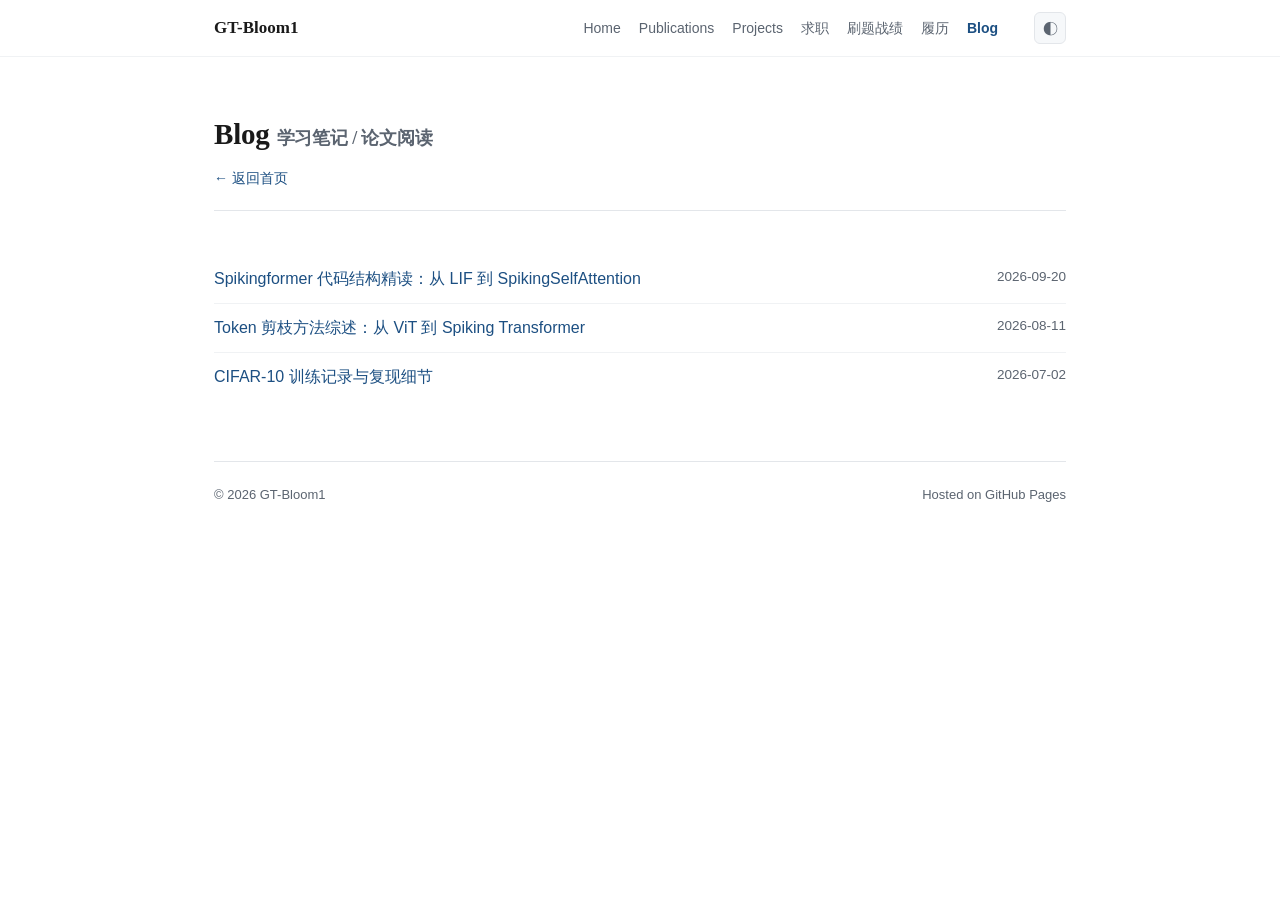
<file: blog.html>
<!DOCTYPE html>
<html lang="zh-CN" data-theme="light">
<head>
<meta charset="UTF-8">
<meta name="viewport" content="width=device-width, initial-scale=1.0">
<title>Blog | GT-Bloom1</title>
<link rel="icon" href="https://github.com/GT-Bloom1.png">
<link rel="stylesheet" href="style.css">
</head>
<body>

<nav>
  <div class="nav-inner">
    <a class="brand" href="index.html">GT-Bloom1</a>
    <div class="links">
      <a href="index.html">Home</a>
      <a href="publications.html">Publications</a>
      <a href="projects.html">Projects</a>
      <a href="career.html">求职</a>
      <a href="practice.html">刷题战绩</a>
      <a href="cv.html">履历</a>
      <a href="blog.html" class="active">Blog</a>
    </div>
    <button class="theme-btn" onclick="toggleTheme()" title="切换明暗">◐</button>
  </div>
</nav>

<div class="wrap">

  <header class="page-head">
    <h1>Blog <span style="font-size:18px;color:var(--muted)">学习笔记 / 论文阅读</span></h1>
    <p class="crumb"><a href="index.html">← 返回首页</a></p>
  </header>

  <section>
    <div class="post">
      <div><a href="#">Spikingformer 代码结构精读：从 LIF 到 SpikingSelfAttention</a></div>
      <div class="date">2026-09-20</div>
    </div>
    <div class="post">
      <div><a href="#">Token 剪枝方法综述：从 ViT 到 Spiking Transformer</a></div>
      <div class="date">2026-08-11</div>
    </div>
    <div class="post">
      <div><a href="#">CIFAR-10 训练记录与复现细节</a></div>
      <div class="date">2026-07-02</div>
    </div>
  </section>

  <footer>
    <span>© 2026 GT-Bloom1</span>
    <span>Hosted on GitHub Pages</span>
  </footer>

</div>

<script src="main.js"></script>
</body>
</html>
</file>
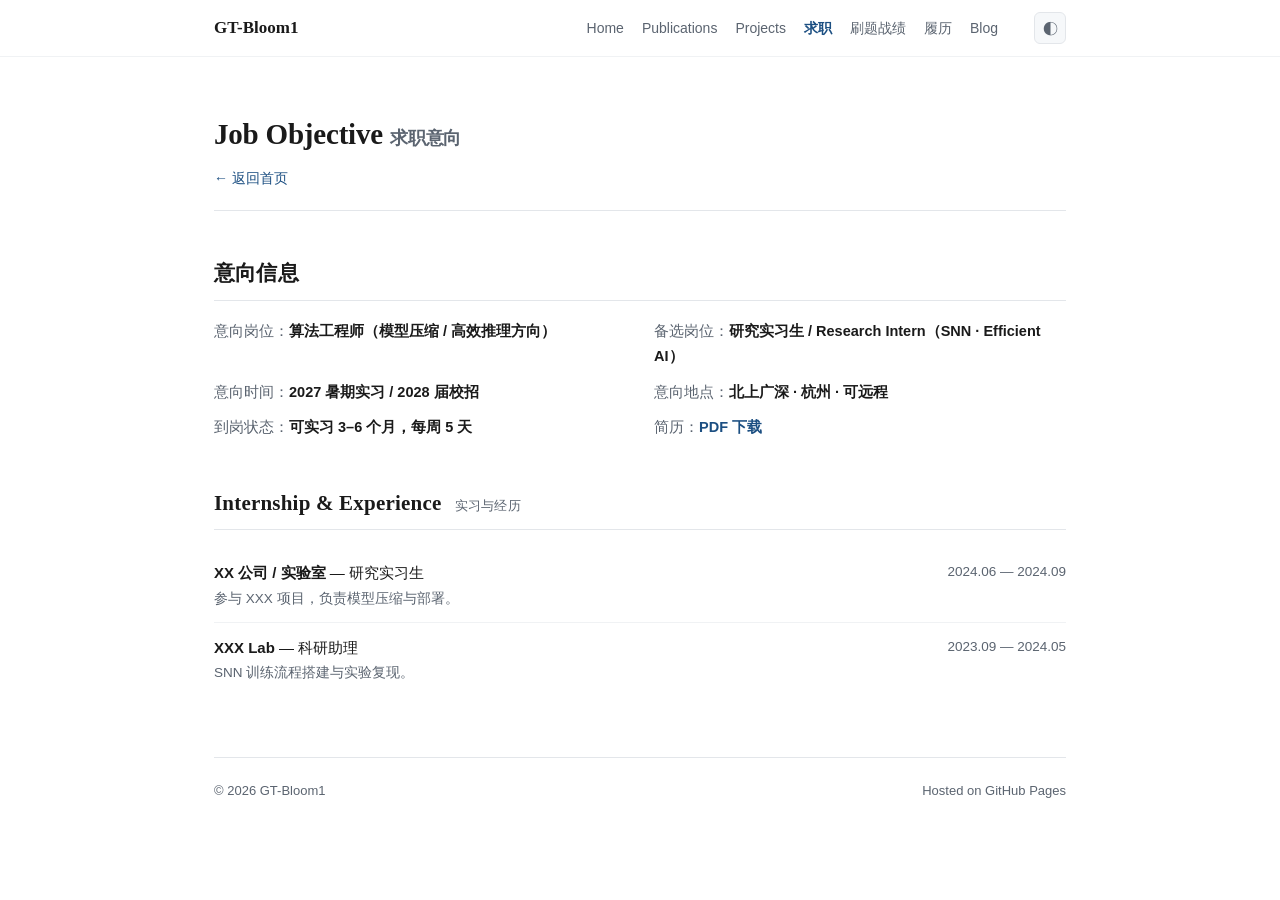
<file: career.html>
<!DOCTYPE html>
<html lang="zh-CN" data-theme="light">
<head>
<meta charset="UTF-8">
<meta name="viewport" content="width=device-width, initial-scale=1.0">
<title>求职意向 | GT-Bloom1</title>
<link rel="icon" href="https://github.com/GT-Bloom1.png">
<link rel="stylesheet" href="style.css">
</head>
<body>

<nav>
  <div class="nav-inner">
    <a class="brand" href="index.html">GT-Bloom1</a>
    <div class="links">
      <a href="index.html">Home</a>
      <a href="publications.html">Publications</a>
      <a href="projects.html">Projects</a>
      <a href="career.html" class="active">求职</a>
      <a href="practice.html">刷题战绩</a>
      <a href="cv.html">履历</a>
      <a href="blog.html">Blog</a>
    </div>
    <button class="theme-btn" onclick="toggleTheme()" title="切换明暗">◐</button>
  </div>
</nav>

<div class="wrap">

  <header class="page-head">
    <h1>Job Objective <span style="font-size:18px;color:var(--muted)">求职意向</span></h1>
    <p class="crumb"><a href="index.html">← 返回首页</a></p>
  </header>

  <section>
    <h2>意向信息</h2>
    <ul class="kw">
      <li>意向岗位：<b>算法工程师（模型压缩 / 高效推理方向）</b></li>
      <li>备选岗位：<b>研究实习生 / Research Intern（SNN · Efficient AI）</b></li>
      <li>意向时间：<b>2027 暑期实习 / 2028 届校招</b></li>
      <li>意向地点：<b>北上广深 · 杭州 · 可远程</b></li>
      <li>到岗状态：<b>可实习 3–6 个月，每周 5 天</b></li>
      <li>简历：<b><a href="#">PDF 下载</a></b></li>
    </ul>
  </section>

  <section>
    <h2>Internship &amp; Experience <span class="note">实习与经历</span></h2>
    <div class="entry">
      <div>
        <div class="main"><span class="org">XX 公司 / 实验室</span> — 研究实习生</div>
        <div class="sub">参与 XXX 项目，负责模型压缩与部署。</div>
      </div>
      <div class="when">2024.06 — 2024.09</div>
    </div>
    <div class="entry">
      <div>
        <div class="main"><span class="org">XXX Lab</span> — 科研助理</div>
        <div class="sub">SNN 训练流程搭建与实验复现。</div>
      </div>
      <div class="when">2023.09 — 2024.05</div>
    </div>
  </section>

  <footer>
    <span>© 2026 GT-Bloom1</span>
    <span>Hosted on GitHub Pages</span>
  </footer>

</div>

<script src="main.js"></script>
</body>
</html>
</file>
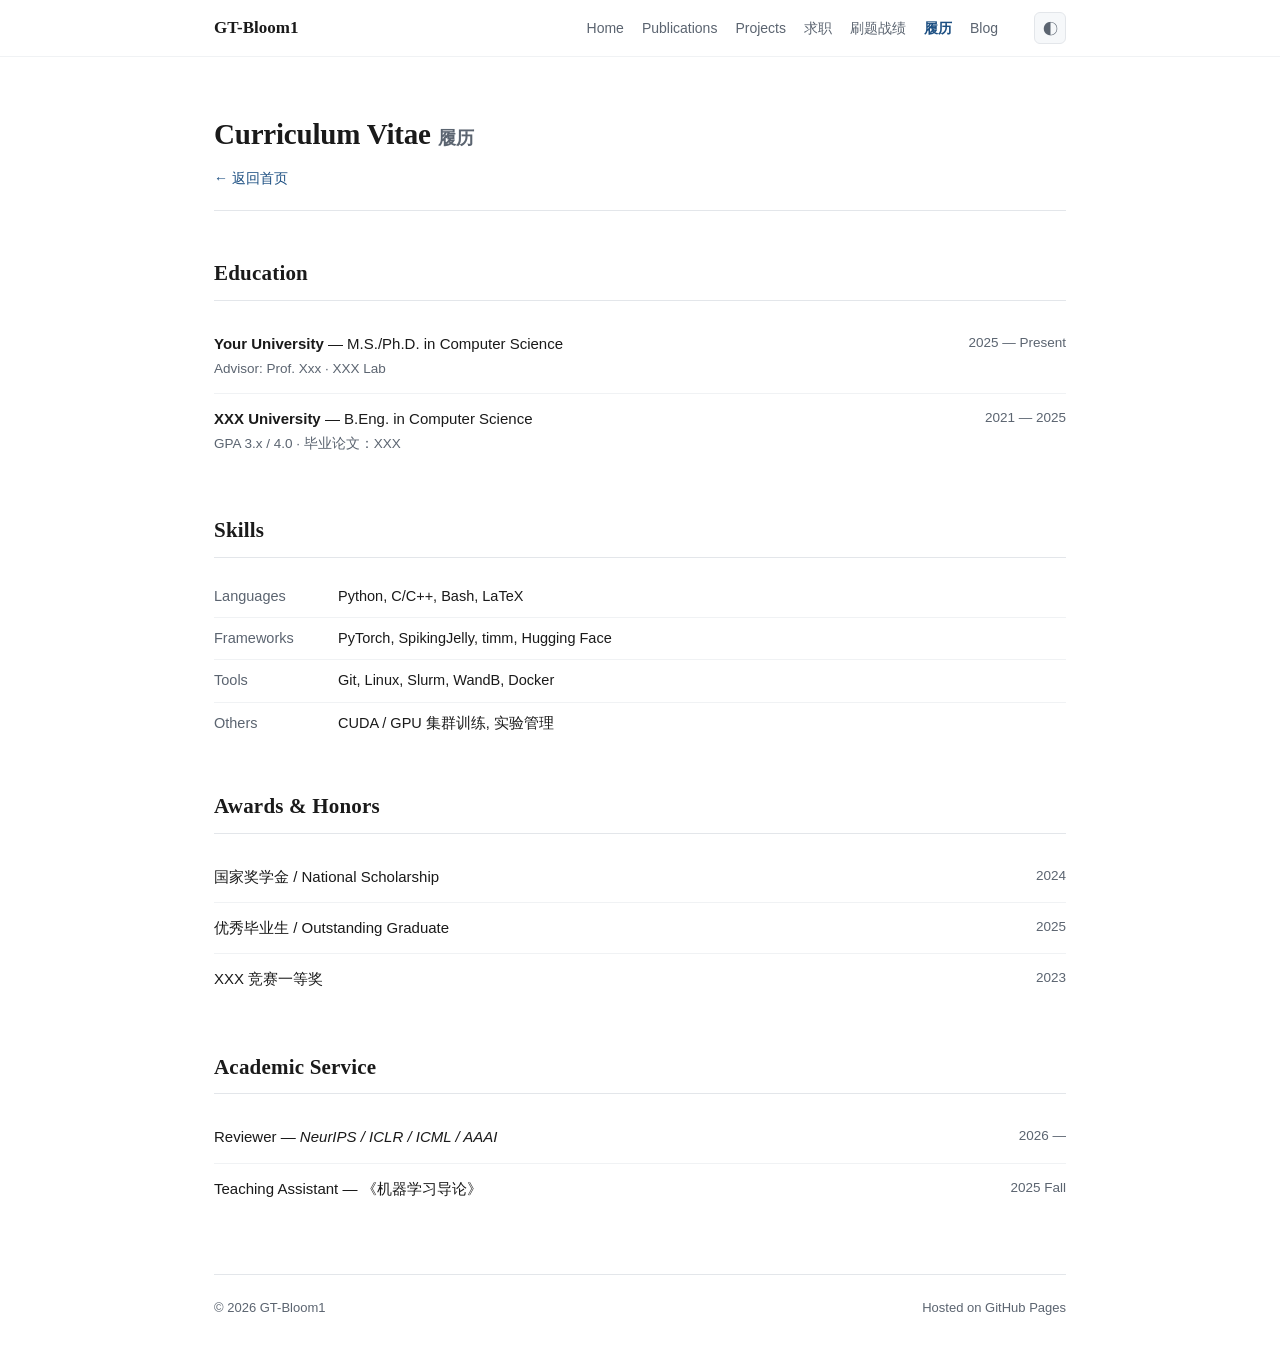
<file: cv.html>
<!DOCTYPE html>
<html lang="zh-CN" data-theme="light">
<head>
<meta charset="UTF-8">
<meta name="viewport" content="width=device-width, initial-scale=1.0">
<title>履历 CV | GT-Bloom1</title>
<link rel="icon" href="https://github.com/GT-Bloom1.png">
<link rel="stylesheet" href="style.css">
</head>
<body>

<nav>
  <div class="nav-inner">
    <a class="brand" href="index.html">GT-Bloom1</a>
    <div class="links">
      <a href="index.html">Home</a>
      <a href="publications.html">Publications</a>
      <a href="projects.html">Projects</a>
      <a href="career.html">求职</a>
      <a href="practice.html">刷题战绩</a>
      <a href="cv.html" class="active">履历</a>
      <a href="blog.html">Blog</a>
    </div>
    <button class="theme-btn" onclick="toggleTheme()" title="切换明暗">◐</button>
  </div>
</nav>

<div class="wrap">

  <header class="page-head">
    <h1>Curriculum Vitae <span style="font-size:18px;color:var(--muted)">履历</span></h1>
    <p class="crumb"><a href="index.html">← 返回首页</a></p>
  </header>

  <section>
    <h2>Education</h2>
    <div class="entry">
      <div>
        <div class="main"><span class="org">Your University</span> — M.S./Ph.D. in Computer Science</div>
        <div class="sub">Advisor: Prof. Xxx · XXX Lab</div>
      </div>
      <div class="when">2025 — Present</div>
    </div>
    <div class="entry">
      <div>
        <div class="main"><span class="org">XXX University</span> — B.Eng. in Computer Science</div>
        <div class="sub">GPA 3.x / 4.0 · 毕业论文：XXX</div>
      </div>
      <div class="when">2021 — 2025</div>
    </div>
  </section>

  <section>
    <h2>Skills</h2>
    <div class="skill-row"><div class="cat">Languages</div><div class="val">Python, C/C++, Bash, LaTeX</div></div>
    <div class="skill-row"><div class="cat">Frameworks</div><div class="val">PyTorch, SpikingJelly, timm, Hugging Face</div></div>
    <div class="skill-row"><div class="cat">Tools</div><div class="val">Git, Linux, Slurm, WandB, Docker</div></div>
    <div class="skill-row"><div class="cat">Others</div><div class="val">CUDA / GPU 集群训练, 实验管理</div></div>
  </section>

  <section>
    <h2>Awards &amp; Honors</h2>
    <div class="entry"><div class="main">国家奖学金 / National Scholarship</div><div class="when">2024</div></div>
    <div class="entry"><div class="main">优秀毕业生 / Outstanding Graduate</div><div class="when">2025</div></div>
    <div class="entry"><div class="main">XXX 竞赛一等奖</div><div class="when">2023</div></div>
  </section>

  <section>
    <h2>Academic Service</h2>
    <div class="entry"><div class="main">Reviewer — <i>NeurIPS / ICLR / ICML / AAAI</i></div><div class="when">2026 —</div></div>
    <div class="entry"><div class="main">Teaching Assistant — 《机器学习导论》</div><div class="when">2025 Fall</div></div>
  </section>

  <footer>
    <span>© 2026 GT-Bloom1</span>
    <span>Hosted on GitHub Pages</span>
  </footer>

</div>

<script src="main.js"></script>
</body>
</html>
</file>
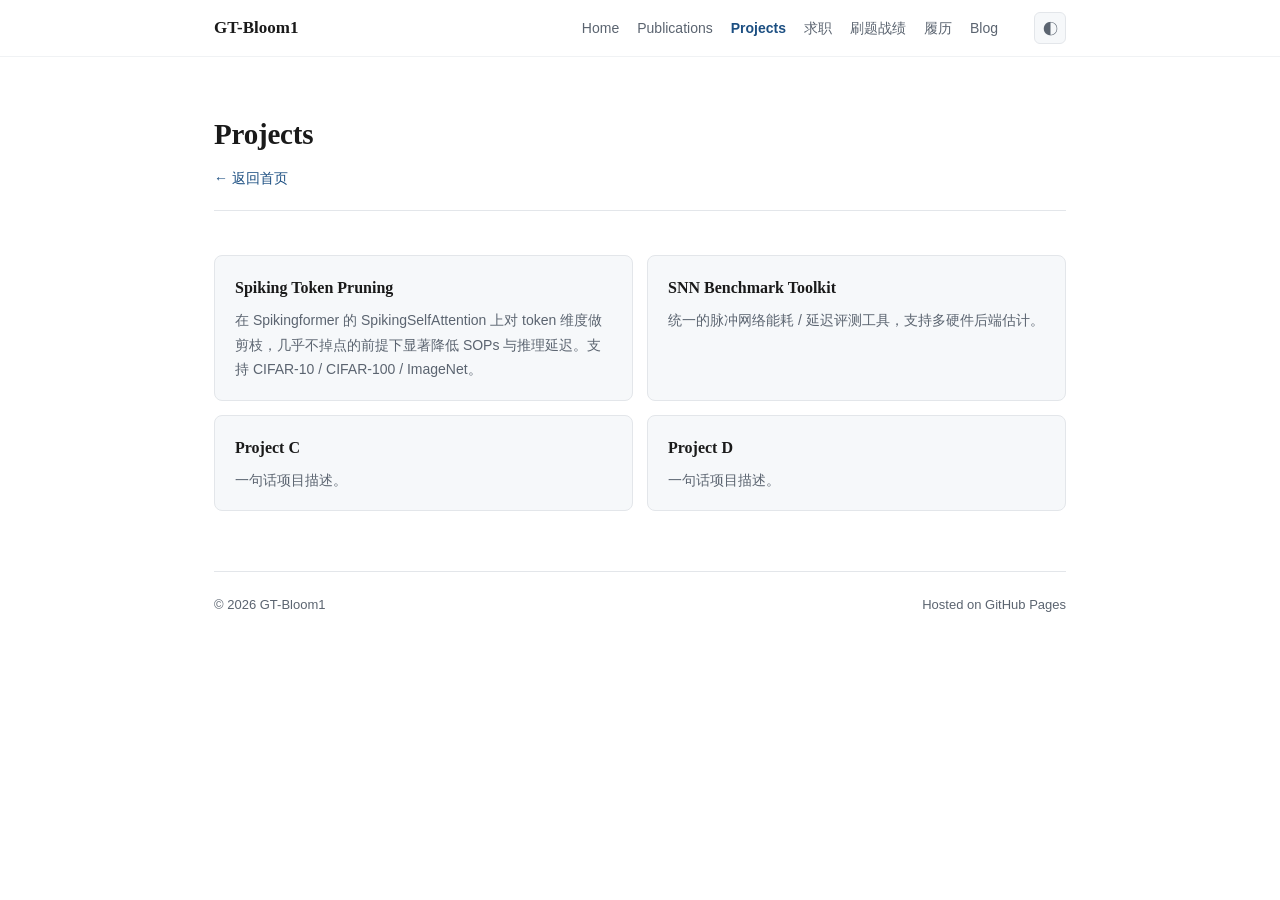
<file: projects.html>
<!DOCTYPE html>
<html lang="zh-CN" data-theme="light">
<head>
<meta charset="UTF-8">
<meta name="viewport" content="width=device-width, initial-scale=1.0">
<title>Projects | GT-Bloom1</title>
<link rel="icon" href="https://github.com/GT-Bloom1.png">
<link rel="stylesheet" href="style.css">
</head>
<body>

<nav>
  <div class="nav-inner">
    <a class="brand" href="index.html">GT-Bloom1</a>
    <div class="links">
      <a href="index.html">Home</a>
      <a href="publications.html">Publications</a>
      <a href="projects.html" class="active">Projects</a>
      <a href="career.html">求职</a>
      <a href="practice.html">刷题战绩</a>
      <a href="cv.html">履历</a>
      <a href="blog.html">Blog</a>
    </div>
    <button class="theme-btn" onclick="toggleTheme()" title="切换明暗">◐</button>
  </div>
</nav>

<div class="wrap">

  <header class="page-head">
    <h1>Projects</h1>
    <p class="crumb"><a href="index.html">← 返回首页</a></p>
  </header>

  <section>
    <div class="proj-grid">
      <div class="proj">
        <h3><a href="https://github.com/GT-Bloom1">Spiking Token Pruning</a></h3>
        <p>在 Spikingformer 的 SpikingSelfAttention 上对 token 维度做剪枝，几乎不掉点的前提下显著降低 SOPs 与推理延迟。支持 CIFAR-10 / CIFAR-100 / ImageNet。</p>
      </div>
      <div class="proj">
        <h3><a href="https://github.com/GT-Bloom1">SNN Benchmark Toolkit</a></h3>
        <p>统一的脉冲网络能耗 / 延迟评测工具，支持多硬件后端估计。</p>
      </div>
      <div class="proj">
        <h3><a href="https://github.com/GT-Bloom1">Project C</a></h3>
        <p>一句话项目描述。</p>
      </div>
      <div class="proj">
        <h3><a href="https://github.com/GT-Bloom1">Project D</a></h3>
        <p>一句话项目描述。</p>
      </div>
    </div>
  </section>

  <footer>
    <span>© 2026 GT-Bloom1</span>
    <span>Hosted on GitHub Pages</span>
  </footer>

</div>

<script src="main.js"></script>
</body>
</html>
</file>
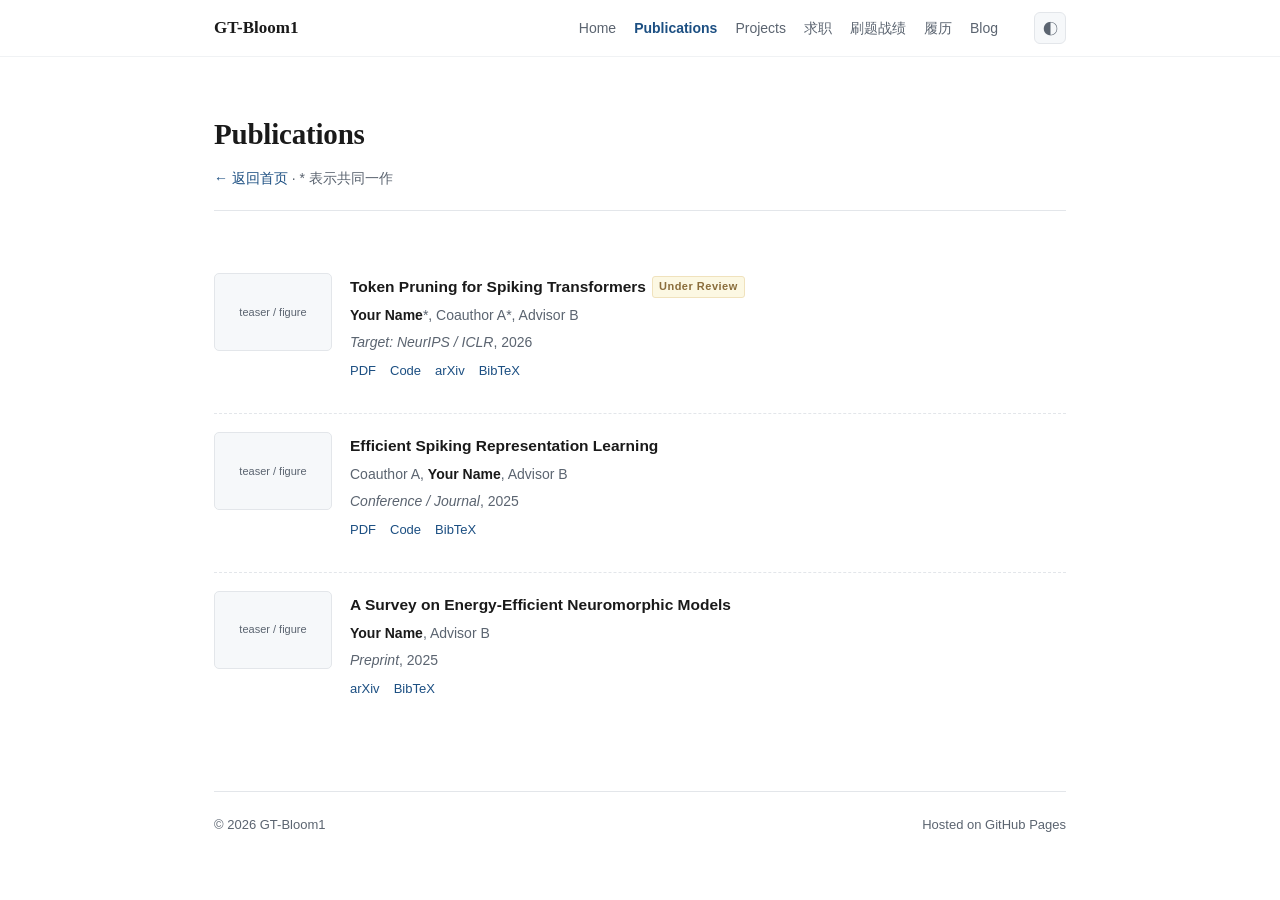
<file: publications.html>
<!DOCTYPE html>
<html lang="zh-CN" data-theme="light">
<head>
<meta charset="UTF-8">
<meta name="viewport" content="width=device-width, initial-scale=1.0">
<title>Publications | GT-Bloom1</title>
<link rel="icon" href="https://github.com/GT-Bloom1.png">
<link rel="stylesheet" href="style.css">
</head>
<body>

<nav>
  <div class="nav-inner">
    <a class="brand" href="index.html">GT-Bloom1</a>
    <div class="links">
      <a href="index.html">Home</a>
      <a href="publications.html" class="active">Publications</a>
      <a href="projects.html">Projects</a>
      <a href="career.html">求职</a>
      <a href="practice.html">刷题战绩</a>
      <a href="cv.html">履历</a>
      <a href="blog.html">Blog</a>
    </div>
    <button class="theme-btn" onclick="toggleTheme()" title="切换明暗">◐</button>
  </div>
</nav>

<div class="wrap">

  <header class="page-head">
    <h1>Publications</h1>
    <p class="crumb"><a href="index.html">← 返回首页</a> · * 表示共同一作</p>
  </header>

  <section>
    <div class="pub">
      <div class="thumb">teaser / figure</div>
      <div class="body">
        <p class="title">Token Pruning for Spiking Transformers<span class="selected">Under Review</span></p>
        <p class="authors"><strong>Your Name</strong>*, Coauthor A*, Advisor B</p>
        <p class="venue"><i>Target: NeurIPS / ICLR</i>, 2026</p>
        <p class="links"><a href="#">PDF</a><a href="#">Code</a><a href="#">arXiv</a><a href="#">BibTeX</a></p>
      </div>
    </div>

    <div class="pub">
      <div class="thumb">teaser / figure</div>
      <div class="body">
        <p class="title">Efficient Spiking Representation Learning</p>
        <p class="authors">Coauthor A, <strong>Your Name</strong>, Advisor B</p>
        <p class="venue"><i>Conference / Journal</i>, 2025</p>
        <p class="links"><a href="#">PDF</a><a href="#">Code</a><a href="#">BibTeX</a></p>
      </div>
    </div>

    <div class="pub">
      <div class="thumb">teaser / figure</div>
      <div class="body">
        <p class="title">A Survey on Energy-Efficient Neuromorphic Models</p>
        <p class="authors"><strong>Your Name</strong>, Advisor B</p>
        <p class="venue"><i>Preprint</i>, 2025</p>
        <p class="links"><a href="#">arXiv</a><a href="#">BibTeX</a></p>
      </div>
    </div>
  </section>

  <footer>
    <span>© 2026 GT-Bloom1</span>
    <span>Hosted on GitHub Pages</span>
  </footer>

</div>

<script src="main.js"></script>
</body>
</html>
</file>
<file: style.css>
/* ===== GT-Bloom1 Academic Homepage — shared styles ===== */
:root{
  --bg:#ffffff; --card:#f6f8fa; --line:#e3e6ea; --line-soft:#f0f2f4;
  --text:#1a1a1a; --muted:#5b6470; --accent:#1c4f82; --accent-soft:#eef3f9;
  --tag-bg:#eef3f9; --tag-border:#d7e2ee;
  --serif:"Source Serif Pro",Georgia,"Times New Roman","Songti SC",serif;
  --sans:-apple-system,BlinkMacSystemFont,"Segoe UI","Microsoft YaHei",sans-serif;
}
html[data-theme="dark"]{
  --bg:#0d1117; --card:#161b22; --line:#2b3138; --line-soft:#22272e;
  --text:#e6edf3; --muted:#8b949e; --accent:#58a6ff; --accent-soft:#162230;
  --tag-bg:#122d4d; --tag-border:#1f4e8c;
}
*{box-sizing:border-box}
html{scroll-behavior:smooth}
body{margin:0;background:var(--bg);color:var(--text);font-family:var(--sans);
     font-size:16px;line-height:1.75;-webkit-font-smoothing:antialiased;transition:background .25s,color .25s}
.wrap{max-width:900px;margin:0 auto;padding:0 24px 48px}
a{color:var(--accent);text-decoration:none}
a:hover{text-decoration:underline}

/* ---------- Top nav ---------- */
nav{position:sticky;top:0;z-index:10;background:color-mix(in srgb,var(--bg) 85%,transparent);
    backdrop-filter:blur(10px);border-bottom:1px solid var(--line-soft)}
.nav-inner{max-width:900px;margin:0 auto;padding:12px 24px;display:flex;align-items:center;gap:22px;flex-wrap:wrap}
.nav-inner .brand{font-family:var(--serif);font-weight:700;font-size:17px;color:var(--text)}
.nav-inner .brand:hover{text-decoration:none;color:var(--accent)}
.nav-inner .links{display:flex;gap:18px;margin-left:auto;font-size:14px;flex-wrap:wrap}
.nav-inner .links a{color:var(--muted)}
.nav-inner .links a:hover{color:var(--accent);text-decoration:none}
.nav-inner .links a.active{color:var(--accent);font-weight:600}
.theme-btn{margin-left:14px;border:1px solid var(--line);background:var(--card);color:var(--muted);
           border-radius:6px;width:32px;height:32px;cursor:pointer;font-size:15px;line-height:1}
.theme-btn:hover{color:var(--accent);border-color:var(--accent)}

/* ---------- Home header ---------- */
header.home{display:flex;gap:36px;align-items:center;padding:64px 0 30px;border-bottom:1px solid var(--line)}
.avatar{width:150px;height:150px;border-radius:50%;object-fit:cover;flex-shrink:0;border:2px solid var(--line)}
h1{font-family:var(--serif);font-size:34px;margin:0 0 6px;letter-spacing:-.2px}
.headline{margin:0 0 10px;font-size:16px;color:var(--muted)}
.affil{margin:0;font-size:14.5px}
.affil .org{font-weight:600}
.btnrow{margin-top:16px;display:flex;gap:10px;flex-wrap:wrap}
.btn{border:1px solid var(--line);border-radius:6px;padding:6px 15px;font-size:13.5px;
     color:var(--text);background:var(--card)}
.btn:hover{border-color:var(--accent);text-decoration:none}

/* ---------- Subpage header ---------- */
.page-head{padding:52px 0 20px;border-bottom:1px solid var(--line)}
.page-head h1{font-size:29px}
.crumb{margin:0;font-size:14px;color:var(--muted)}

/* ---------- Sections ---------- */
section{margin-top:44px}
h2{font-family:var(--serif);font-size:21px;margin:0 0 18px;padding-bottom:8px;
   border-bottom:1px solid var(--line);letter-spacing:.2px}
h2 .note{font-family:var(--sans);font-size:13px;color:var(--muted);font-weight:400;margin-left:8px}
p{margin:0 0 12px}

/* News */
.news{margin:0;padding:0;list-style:none;font-size:14.5px}
.news li{padding:8px 0;border-bottom:1px solid var(--line-soft);display:flex;gap:16px}
.news li:last-child{border-bottom:none}
.news .date{color:var(--muted);white-space:nowrap;font-variant-numeric:tabular-nums}

/* Tags */
.tags{display:flex;flex-wrap:wrap;gap:9px;margin:0;padding:0;list-style:none}
.tags li{background:var(--tag-bg);color:var(--accent);border:1px solid var(--tag-border);
         border-radius:4px;padding:3px 12px;font-size:13px}

/* Publications */
.pub{display:flex;gap:18px;padding:18px 0;border-bottom:1px dashed var(--line)}
.pub:last-child{border-bottom:none}
.pub .thumb{width:118px;height:78px;flex-shrink:0;border:1px solid var(--line);
            border-radius:5px;background:var(--card);display:flex;align-items:center;
            justify-content:center;font-size:11px;color:var(--muted);text-align:center;overflow:hidden}
.pub .thumb img{width:100%;height:100%;object-fit:cover}
.pub .body{flex:1}
.pub .title{font-weight:600;margin:0 0 3px;font-size:15.5px}
.pub .authors{margin:0;font-size:14px;color:var(--muted)}
.pub .authors strong{color:var(--text);font-weight:600}
.pub .venue{margin:2px 0 0;font-size:14px;color:var(--muted)}
.pub .venue i{font-style:italic}
.pub .links{margin-top:6px;font-size:13px;display:flex;gap:14px}
.selected{display:inline-block;font-size:11px;letter-spacing:.5px;color:#c9a34c;
          border:1px solid #6b5a2a;background:#2d2712;border-radius:3px;
          padding:0 6px;vertical-align:2px;margin-left:6px}
html[data-theme="light"] .selected{color:#8a6d3b;background:#fcf8e3;border-color:#f0e2bd}

/* Projects */
.proj-grid{display:grid;grid-template-columns:1fr 1fr;gap:14px}
.proj{border:1px solid var(--line);border-radius:8px;padding:18px 20px;background:var(--card)}
.proj h3{margin:0 0 6px;font-size:16px;font-family:var(--serif)}
.proj h3 a{color:var(--text)}
.proj h3 a:hover{color:var(--accent);text-decoration:none}
.proj p{margin:0;font-size:14px;color:var(--muted)}

/* Quick cards (home) */
.quick-grid{display:grid;grid-template-columns:repeat(3,1fr);gap:14px}
.quick{border:1px solid var(--line);border-radius:8px;padding:18px 20px;background:var(--card);
       color:var(--text);display:block;transition:transform .15s,border-color .15s}
.quick:hover{border-color:var(--accent);text-decoration:none;transform:translateY(-2px)}
.quick h3{margin:0 0 6px;font-family:var(--serif);font-size:16px}
.quick p{margin:0 0 6px;font-size:13.5px;color:var(--muted)}
.quick .arrow{color:var(--accent);font-size:13px}

/* Skills */
.skill-row{display:flex;gap:14px;padding:8px 0;border-bottom:1px solid var(--line-soft);font-size:14.5px}
.skill-row:last-child{border-bottom:none}
.skill-row .cat{width:110px;flex-shrink:0;color:var(--muted)}
.skill-row .val{flex:1}

/* Timeline entries */
.entry{display:flex;justify-content:space-between;gap:20px;padding:12px 0;border-bottom:1px solid var(--line-soft)}
.entry:last-child{border-bottom:none}
.entry .main{font-size:15px}
.entry .main span.org{font-weight:600}
.entry .sub{font-size:13.5px;color:var(--muted)}
.entry .when{font-size:13.5px;color:var(--muted);white-space:nowrap;font-variant-numeric:tabular-nums}

/* Blog */
.post{display:flex;justify-content:space-between;gap:20px;padding:10px 0;border-bottom:1px solid var(--line-soft)}
.post:last-child{border-bottom:none}
.post .date{color:var(--muted);font-size:13.5px;white-space:nowrap}

/* Progress bars & stats */
.bars{margin:0 0 16px;padding:0;list-style:none}
.bars li{padding:9px 0;font-size:14.5px}
.bar-head{display:flex;justify-content:space-between;margin-bottom:5px}
.bar-head .num{color:var(--muted);font-variant-numeric:tabular-nums}
.bar{height:9px;border-radius:5px;background:var(--card);border:1px solid var(--line-soft);overflow:hidden}
.bar>i{display:block;height:100%;background:linear-gradient(90deg,#3fb950,#58a6ff)}
.kw{display:grid;grid-template-columns:repeat(2,1fr);gap:10px 28px;margin:0;padding:0;list-style:none}
.kw li{font-size:14.5px;color:var(--muted)}
.kw b{color:var(--text);font-weight:600}
.stat-cards{display:grid;grid-template-columns:1fr 1fr;gap:14px}
.stat-cards img{width:100%;border:1px solid var(--line);border-radius:8px}

code{background:var(--card);border:1px solid var(--line-soft);padding:1px 6px;border-radius:4px;font-size:13px}

footer{margin-top:60px;padding-top:22px;border-top:1px solid var(--line);
       font-size:13px;color:var(--muted);display:flex;justify-content:space-between;flex-wrap:wrap;gap:8px}

@media (max-width:680px){
  header.home{flex-direction:column;text-align:center;padding-top:40px}
  .btnrow{justify-content:center}
  .nav-inner .links{margin-left:0}
  .proj-grid,.quick-grid{grid-template-columns:1fr}
  .pub{flex-direction:column;gap:10px}
  .pub .thumb{width:100%;height:90px}
  .entry,.post{flex-direction:column;gap:2px}
  .skill-row{flex-direction:column;gap:2px}
  .stat-cards,.kw{grid-template-columns:1fr}
}
</file>
